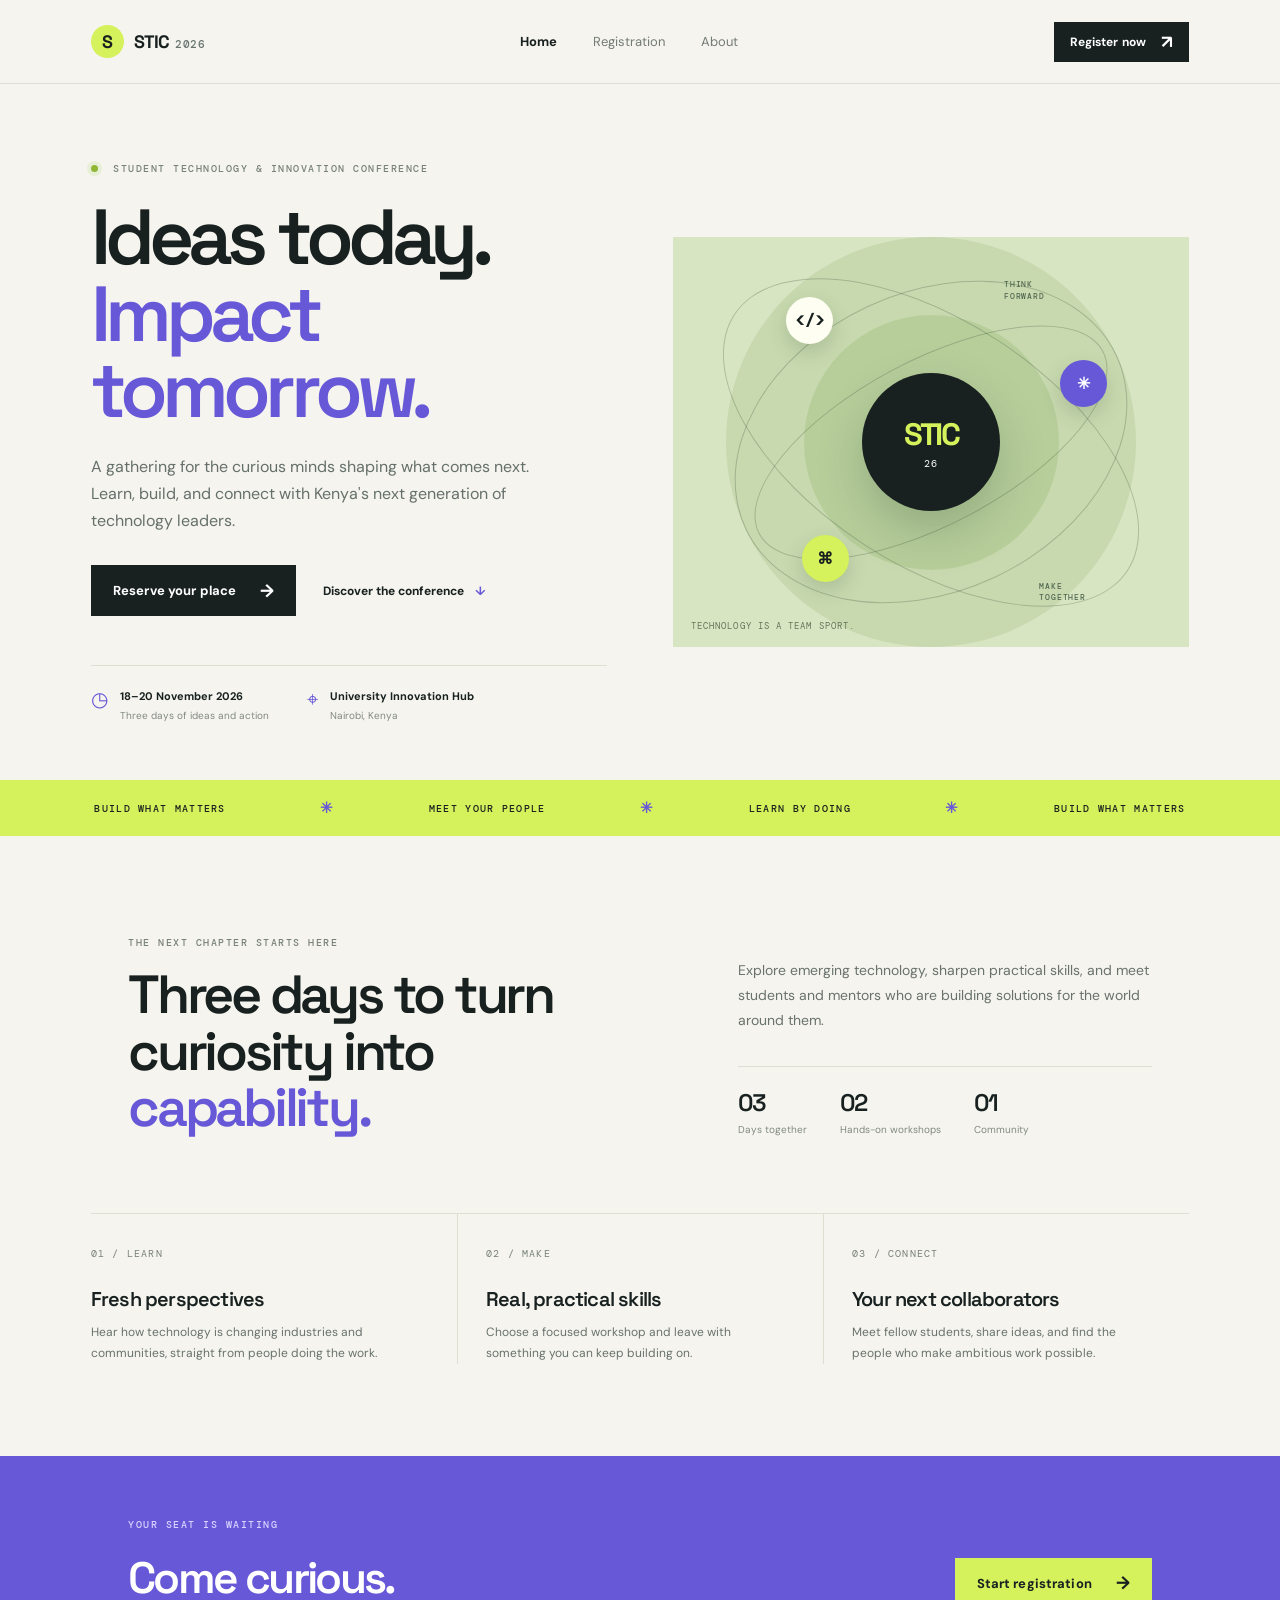
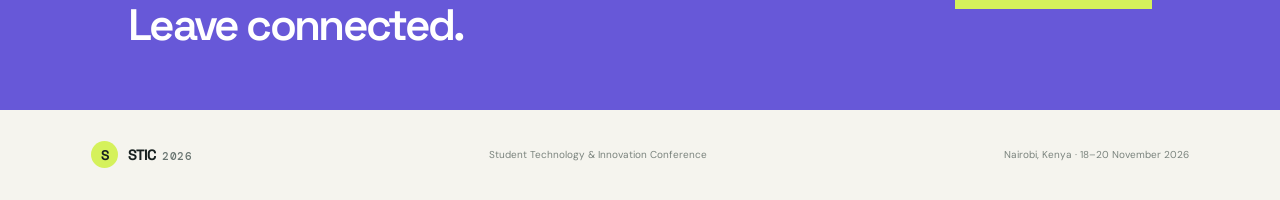
<file: index.html>
<!doctype html>
<html lang="en">
<head>
  <meta charset="utf-8">
  <meta name="viewport" content="width=device-width, initial-scale=1">
  <meta name="description" content="Student Technology and Innovation Conference registration">
  <title>STIC 2026 | Student Technology &amp; Innovation Conference</title>
  <link rel="stylesheet" href="css/style.css">
</head>
<body>
  <header class="site-header">
    <a class="brand" href="index.html"><span class="brand-mark">S</span><span>STIC <small>2026</small></span></a>
    <nav aria-label="Main navigation"><a class="active" href="index.html">Home</a><a href="register.html">Registration</a><a href="#about">About</a></nav>
    <a class="button button-small" href="register.html">Register now <span aria-hidden="true">↗</span></a>
  </header>
  <main>
    <section class="hero">
      <div class="hero-copy">
        <p class="eyebrow"><span class="live-dot"></span> STUDENT TECHNOLOGY &amp; INNOVATION CONFERENCE</p>
        <h1>Ideas today.<br><span>Impact tomorrow.</span></h1>
        <p class="hero-text">A gathering for the curious minds shaping what comes next. Learn, build, and connect with Kenya's next generation of technology leaders.</p>
        <div class="hero-actions"><a class="button" href="register.html">Reserve your place <span aria-hidden="true">→</span></a><a class="text-link" href="#about">Discover the conference <span aria-hidden="true">↓</span></a></div>
        <div class="hero-meta"><div><span class="meta-icon">◷</span><span><strong>18–20 November 2026</strong><small>Three days of ideas and action</small></span></div><div><span class="meta-icon">⌖</span><span><strong>University Innovation Hub</strong><small>Nairobi, Kenya</small></span></div></div>
      </div>
      <div class="hero-art" aria-label="Abstract illustration of a connected digital network" role="img">
        <div class="orbit orbit-one"></div><div class="orbit orbit-two"></div><div class="orbit orbit-three"></div>
        <div class="art-core"><span>STIC</span><small>26</small></div>
        <div class="art-chip chip-a">&lt;/&gt;</div><div class="art-chip chip-b">✳</div><div class="art-chip chip-c">⌘</div>
        <div class="art-label label-a">THINK<br>FORWARD</div><div class="art-label label-b">MAKE<br>TOGETHER</div>
        <div class="art-caption">TECHNOLOGY IS A TEAM SPORT.</div>
      </div>
    </section>
    <section class="ticker" aria-label="Conference themes"><span>BUILD WHAT MATTERS</span><b>✳</b><span>MEET YOUR PEOPLE</span><b>✳</b><span>LEARN BY DOING</span><b>✳</b><span>BUILD WHAT MATTERS</span></section>
    <section class="about-section" id="about">
      <div><p class="eyebrow">THE NEXT CHAPTER STARTS HERE</p><h2>Three days to turn<br>curiosity into <span>capability.</span></h2></div>
      <div class="about-detail"><p>Explore emerging technology, sharpen practical skills, and meet students and mentors who are building solutions for the world around them.</p><div class="stats"><div><strong>03</strong><span>Days together</span></div><div><strong>02</strong><span>Hands-on workshops</span></div><div><strong>01</strong><span>Community</span></div></div></div>
    </section>
    <section class="feature-row"><article><span class="feature-number">01 / LEARN</span><h3>Fresh perspectives</h3><p>Hear how technology is changing industries and communities, straight from people doing the work.</p></article><article><span class="feature-number">02 / MAKE</span><h3>Real, practical skills</h3><p>Choose a focused workshop and leave with something you can keep building on.</p></article><article><span class="feature-number">03 / CONNECT</span><h3>Your next collaborators</h3><p>Meet fellow students, share ideas, and find the people who make ambitious work possible.</p></article></section>
    <section class="cta-band"><div><p class="eyebrow">YOUR SEAT IS WAITING</p><h2>Come curious.<br>Leave connected.</h2></div><a class="button button-light" href="register.html">Start registration <span aria-hidden="true">→</span></a></section>
  </main>
  <footer><a class="brand" href="index.html"><span class="brand-mark">S</span><span>STIC <small>2026</small></span></a><span>Student Technology &amp; Innovation Conference</span><span>Nairobi, Kenya · 18–20 November 2026</span></footer>
</body>
</html>
</file>
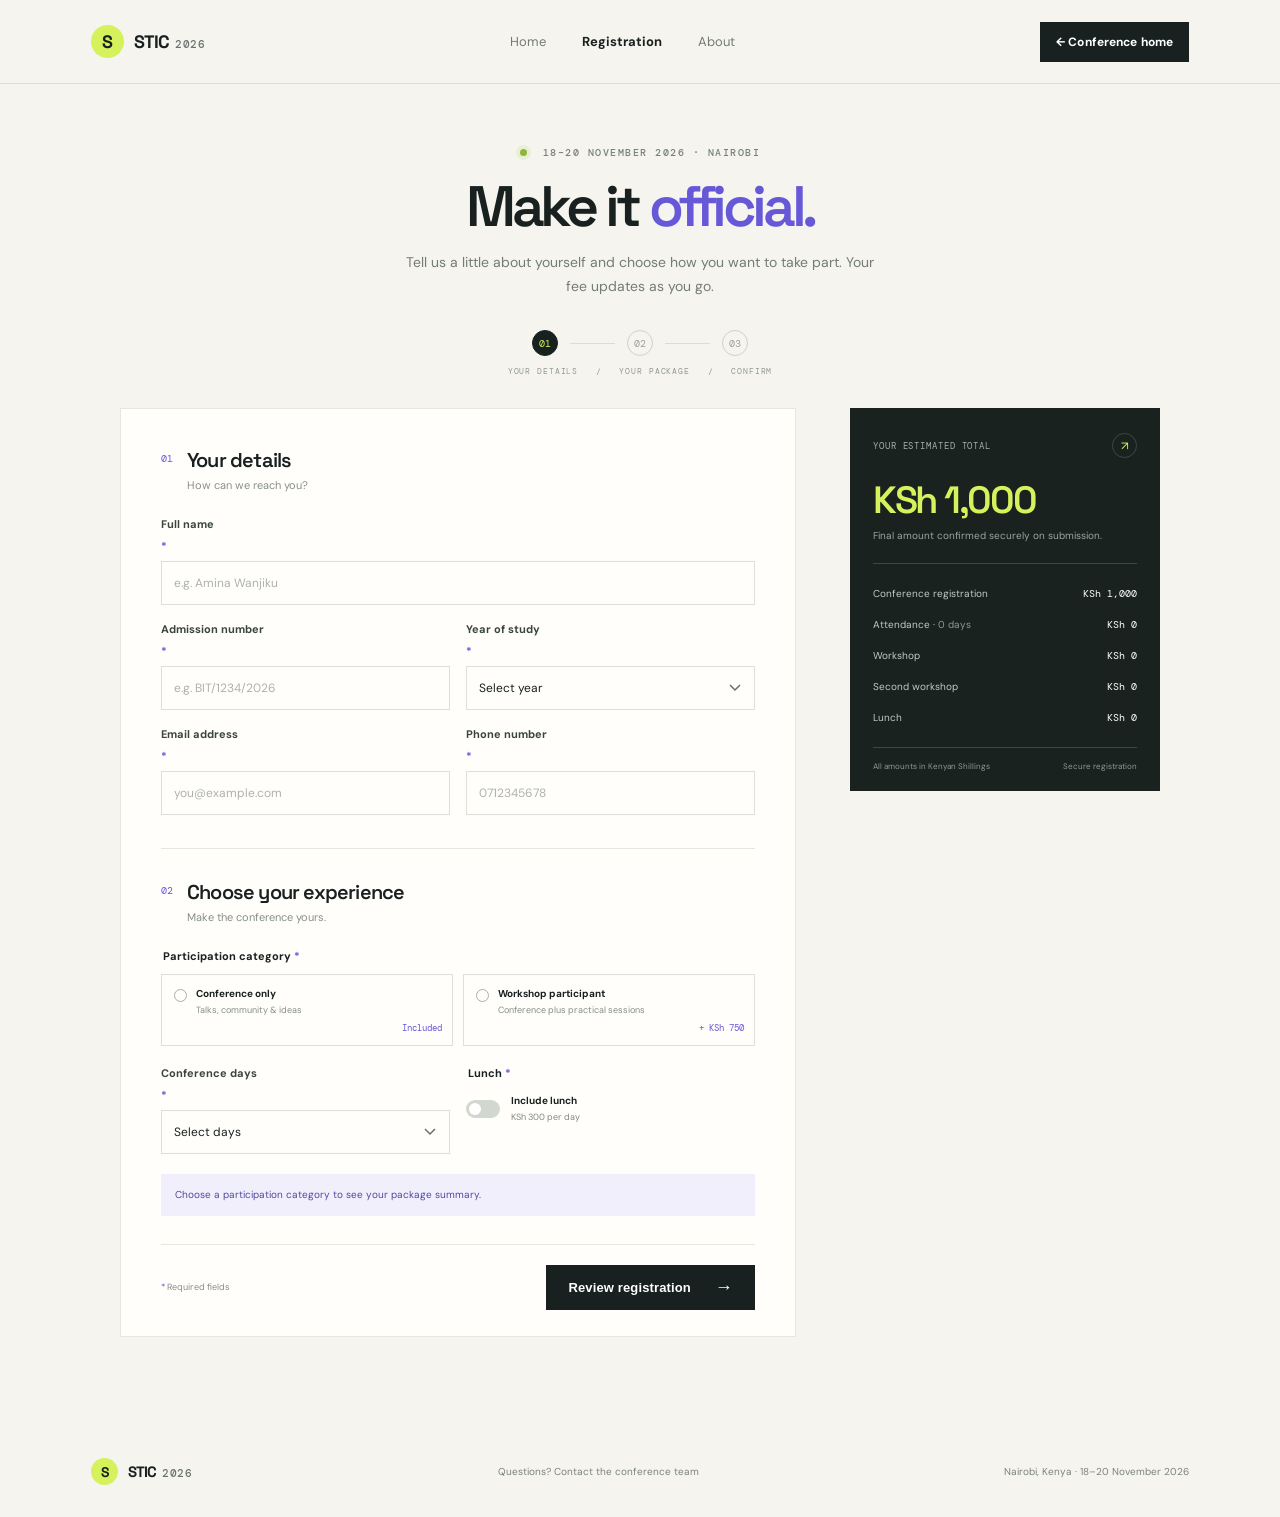
<file: register.html>
<!doctype html>
<html lang="en">
<head>
  <meta charset="utf-8"><meta name="viewport" content="width=device-width, initial-scale=1">
  <title>Register | STIC 2026</title><link rel="stylesheet" href="css/style.css"><script src="js/script.js" defer></script>
</head>
<body class="registration-page">
  <header class="site-header"><a class="brand" href="index.html"><span class="brand-mark">S</span><span>STIC <small>2026</small></span></a><nav aria-label="Main navigation"><a href="index.html">Home</a><a class="active" href="register.html">Registration</a><a href="index.html#about">About</a></nav><a class="button button-small" href="index.html">← Conference home</a></header>
  <main class="form-shell">
    <div class="form-intro"><p class="eyebrow"><span class="live-dot"></span> 18–20 NOVEMBER 2026 · NAIROBI</p><h1>Make it <span>official.</span></h1><p>Tell us a little about yourself and choose how you want to take part. Your fee updates as you go.</p><div class="step-line"><span class="step-active">01</span><i></i><span>02</span><i></i><span>03</span><small>YOUR DETAILS &nbsp; / &nbsp; YOUR PACKAGE &nbsp; / &nbsp; CONFIRM</small></div></div>
    <div class="form-layout">
      <form id="registrationForm" action="process.php" method="post" novalidate>
        <section class="form-section"><div class="section-heading"><span>01</span><div><h2>Your details</h2><p>How can we reach you?</p></div></div>
          <div class="field-grid"><label class="field field-wide">Full name <span>*</span><input type="text" name="full_name" autocomplete="name" placeholder="e.g. Amina Wanjiku" required><small class="error" id="nameError"></small></label><label class="field">Admission number <span>*</span><input type="text" name="admission_number" placeholder="e.g. BIT/1234/2026" required><small class="error" id="admissionError"></small></label><label class="field">Year of study <span>*</span><select name="year_of_study" required><option value="">Select year</option><option>Year 1</option><option>Year 2</option><option>Year 3</option><option>Year 4</option><option>Year 5</option><option>Postgraduate</option></select><small class="error" id="yearError"></small></label><label class="field">Email address <span>*</span><input type="email" name="email" autocomplete="email" placeholder="you@example.com" required><small class="error" id="emailError"></small></label><label class="field">Phone number <span>*</span><input type="tel" name="phone" autocomplete="tel" inputmode="numeric" maxlength="10" placeholder="0712345678" required><small class="error" id="phoneError"></small></label></div>
        </section>
        <section class="form-section"><div class="section-heading"><span>02</span><div><h2>Choose your experience</h2><p>Make the conference yours.</p></div></div>
          <fieldset class="choice-field"><legend>Participation category <span>*</span></legend><div class="choice-cards"><label class="choice-card"><input type="radio" name="category" value="conference" required><span class="choice-indicator"></span><span><strong>Conference only</strong><small>Talks, community &amp; ideas</small></span><b>Included</b></label><label class="choice-card"><input type="radio" name="category" value="workshop"><span class="choice-indicator"></span><span><strong>Workshop participant</strong><small>Conference plus practical sessions</small></span><b>+ KSh 750</b></label></div><small class="error" id="categoryError"></small></fieldset>
          <div class="dynamic-panel hidden" id="workshopPanel"><label class="field">Choose your workshop <span>*</span><select name="workshop" id="workshop"><option value="">Select a workshop</option><option value="web">Web Development</option><option value="data">Data &amp; AI</option><option value="cyber">Cybersecurity</option></select></label><div class="second-workshop"><label class="check-line"><input type="checkbox" name="second_workshop" id="secondWorkshop" value="1"><span class="check-box"></span><span><strong>Add a second workshop</strong><small>Explore another practical session · KSh 1,000</small></span></label></div><small class="error" id="workshopError"></small></div>
          <div class="field-grid options-grid"><label class="field">Conference days <span>*</span><select name="days" id="days" required><option value="">Select days</option><option value="1">1 day</option><option value="2">2 days</option><option value="3">3 days</option></select><small class="error" id="daysError"></small></label><fieldset class="choice-field meal-field"><legend>Lunch <span>*</span></legend><label class="toggle-line"><input type="checkbox" name="meals" id="meals" value="yes"><span class="toggle"></span><span><strong>Include lunch</strong><small>KSh 300 per day</small></span></label></fieldset></div>
          <div class="package-note" id="packageMessage" aria-live="polite">Choose a participation category to see your package summary.</div>
        </section>
        <div class="form-bottom"><p><span>*</span> Required fields</p><button type="submit" class="button">Review registration <span aria-hidden="true">→</span></button></div>
      </form>
      <aside class="fee-card"><div class="fee-top"><span class="fee-label">YOUR ESTIMATED TOTAL</span><span class="fee-icon">↗</span></div><div class="fee-total" id="feeTotal" aria-live="polite">KSh 1,000</div><p class="fee-note">Final amount confirmed securely on submission.</p><div class="fee-divider"></div><div class="fee-lines" id="feeLines"><div><span>Conference registration</span><b>KSh 1,000</b></div><div><span>Attendance · <i id="dayCount">0 days</i></span><b id="attendanceFee">KSh 0</b></div><div><span>Workshop</span><b id="workshopFee">KSh 0</b></div><div><span>Second workshop</span><b id="secondWorkshopFee">KSh 0</b></div><div><span>Lunch</span><b id="mealFee">KSh 0</b></div></div><div class="fee-foot"><span>All amounts in Kenyan Shillings</span><span>Secure registration</span></div></aside>
    </div>
  </main>
  <footer><a class="brand" href="index.html"><span class="brand-mark">S</span><span>STIC <small>2026</small></span></a><span>Questions? Contact the conference team</span><span>Nairobi, Kenya · 18–20 November 2026</span></footer>
</body>
</html>
</file>
<file: css/style.css>
@import url('https://fonts.googleapis.com/css2?family=DM+Mono:wght@400;500&family=DM+Sans:wght@400;500;600;700&family=Space+Grotesk:wght@400;500;600;700&display=swap');
:root{--ink:#182120;--muted:#687470;--paper:#f5f4ee;--white:#fffefa;--green:#d5f15b;--green-dark:#476a26;--line:#deded3;--purple:#6758d8;--dark:#19221f;--error:#b43d38}*{box-sizing:border-box}html{scroll-behavior:smooth}body{margin:0;background:var(--paper);color:var(--ink);font:15px 'DM Sans',Arial,sans-serif}a{color:inherit;text-decoration:none}.site-header{height:84px;padding:0 7.1%;display:flex;align-items:center;justify-content:space-between;border-bottom:1px solid rgba(24,33,32,.1);background:var(--paper)}.brand{display:flex;align-items:center;gap:10px;font:700 18px 'Space Grotesk',sans-serif;letter-spacing:-.06em}.brand small{font:500 11px 'DM Mono',monospace;letter-spacing:.04em;color:var(--muted);margin-left:3px}.brand-mark{width:33px;height:33px;background:var(--green);display:grid;place-items:center;border-radius:50%;font:700 18px 'Space Grotesk',sans-serif}.site-header nav{display:flex;gap:36px;color:#737b76;font-size:13px}.site-header nav a{padding:10px 0}.site-header nav a:hover,.site-header nav .active{color:var(--ink)}.site-header nav .active{font-weight:700}.button{min-height:51px;padding:0 22px;background:var(--ink);color:white;display:inline-flex;align-items:center;justify-content:center;gap:24px;font-size:13px;font-weight:700;letter-spacing:.01em;border:0;cursor:pointer;transition:transform .2s,background .2s}.button:hover{background:#34403a;transform:translateY(-2px)}.button span{font-size:18px}.button-small{min-height:40px;padding:0 16px;font-size:12px;gap:15px}.hero{min-height:598px;padding:78px 7.1% 58px;display:grid;grid-template-columns:1fr 1fr;gap:6%;align-items:center;overflow:hidden}.eyebrow{font:500 10px 'DM Mono',monospace;letter-spacing:.15em;color:#77817a;margin:0 0 24px}.live-dot{display:inline-block;width:7px;height:7px;background:#8fb735;border-radius:50%;margin-right:8px;box-shadow:0 0 0 4px #e8efd7}.hero h1,.form-intro h1,.confirm-top h1,.error-card h1{font:600 clamp(52px,6.1vw,82px)/.98 'Space Grotesk',sans-serif;letter-spacing:-.075em;margin:0 0 24px}.hero h1 span,.form-intro h1 span,.about-section h2 span,.confirm-top h1 span,.error-card h1 span{color:var(--purple)}.hero-text{max-width:465px;color:#66706b;font-size:16px;line-height:1.7;margin:0}.hero-actions{display:flex;align-items:center;gap:27px;margin-top:31px}.text-link{font-size:12px;font-weight:700}.text-link span{margin-left:8px;color:var(--purple)}.hero-meta{display:flex;gap:38px;border-top:1px solid var(--line);margin-top:49px;padding-top:23px}.hero-meta>div{display:flex;gap:12px;align-items:flex-start}.meta-icon{color:var(--purple);font-size:20px;line-height:1}.hero-meta strong,.hero-meta small{display:block}.hero-meta strong{font-size:11px}.hero-meta small{margin-top:6px;color:#828983;font-size:10px}.hero-art{height:410px;position:relative;display:grid;place-items:center;background:#d7e5c2;overflow:hidden}.hero-art:before{content:'';position:absolute;width:410px;height:410px;border-radius:50%;background:#c8d9af}.hero-art:after{content:'';position:absolute;width:255px;height:255px;border-radius:50%;background:#a9c78a;opacity:.55}.orbit{position:absolute;border:1px solid rgba(34,60,39,.24);border-radius:50%;z-index:1;transform:rotate(-28deg)}.orbit-one{width:390px;height:165px}.orbit-two{width:470px;height:245px;transform:rotate(33deg)}.orbit-three{width:300px;height:410px;transform:rotate(65deg)}.art-core{position:relative;z-index:3;width:138px;height:138px;border-radius:50%;background:var(--ink);color:var(--green);display:grid;place-items:center;align-content:center;box-shadow:0 20px 45px #314c3240}.art-core span{font:700 31px 'Space Grotesk';letter-spacing:-.08em}.art-core small{font:10px 'DM Mono';letter-spacing:.1em;color:#fff;margin-top:3px}.art-chip{position:absolute;z-index:3;width:47px;height:47px;border-radius:50%;background:#fffef2;display:grid;place-items:center;color:var(--ink);font:600 16px 'DM Mono';box-shadow:0 8px 20px #314c3230}.chip-a{top:60px;left:22%}.chip-b{right:16%;top:123px;background:var(--purple);color:white}.chip-c{bottom:65px;left:25%;background:var(--green)}.art-label{position:absolute;z-index:2;font:500 8px/1.45 'DM Mono';letter-spacing:.1em;color:#516750}.label-a{top:42px;right:28%}.label-b{bottom:43px;right:20%}.art-caption{position:absolute;z-index:2;bottom:15px;left:18px;font:9px 'DM Mono';letter-spacing:.12em;color:#65755a}.ticker{height:56px;background:var(--green);display:flex;align-items:center;justify-content:space-evenly;font:500 10px 'DM Mono';letter-spacing:.13em}.ticker b{font-size:15px;color:var(--purple)}.about-section{padding:100px 10% 77px;display:grid;grid-template-columns:1fr .8fr;gap:9%;align-items:end}.about-section .eyebrow{margin-bottom:18px}.about-section h2,.cta-band h2{font:600 clamp(38px,4.2vw,54px)/1.05 'Space Grotesk';letter-spacing:-.06em;margin:0}.about-detail>p{font-size:14px;color:#69726d;line-height:1.8;margin:0 0 33px}.stats{display:flex;gap:33px;border-top:1px solid var(--line);padding-top:20px}.stats strong,.stats span{display:block}.stats strong{font:600 24px 'Space Grotesk';letter-spacing:-.06em}.stats span{font-size:10px;color:#818982;margin-top:5px}.feature-row{margin:0 7.1% 92px;border-top:1px solid var(--line);display:grid;grid-template-columns:repeat(3,1fr)}.feature-row article{padding:28px 27px 0 0}.feature-row article+article{border-left:1px solid var(--line);padding-left:28px}.feature-number{font:10px 'DM Mono';letter-spacing:.12em;color:#77817a}.feature-row h3{font:600 20px 'Space Grotesk';letter-spacing:-.04em;margin:24px 0 10px}.feature-row p{max-width:290px;color:#69726d;font-size:12px;line-height:1.75;margin:0}.cta-band{background:var(--purple);color:white;padding:62px 10%;display:flex;justify-content:space-between;align-items:center}.cta-band .eyebrow{color:#d9d4ff}.cta-band h2{font-size:44px}.button-light{background:var(--green);color:var(--ink)}.button-light:hover{background:#e3f8a0}footer{min-height:90px;padding:22px 7.1%;display:flex;align-items:center;justify-content:space-between;background:var(--paper);color:#7a837d;font-size:10px}footer .brand{color:var(--ink);font-size:15px}footer .brand-mark{width:27px;height:27px;font-size:14px}
/* Registration form */
.form-shell{max-width:1100px;margin:0 auto;padding:62px 30px 90px}.form-intro{text-align:center;max-width:680px;margin:0 auto 52px}.form-intro .eyebrow{margin-bottom:20px}.form-intro h1{font-size:57px;margin-bottom:16px}.form-intro>p:not(.eyebrow){max-width:480px;margin:0 auto;color:#737c76;font-size:14px;line-height:1.7}.step-line{display:flex;align-items:center;justify-content:center;gap:12px;margin-top:32px;position:relative}.step-line span{width:26px;height:26px;border:1px solid #cdd2c9;border-radius:50%;display:grid;place-items:center;color:#9ba29a;font:10px 'DM Mono';z-index:1;background:var(--paper)}.step-line .step-active{background:var(--ink);color:var(--green);border-color:var(--ink)}.step-line i{height:1px;width:45px;background:#d9ddd4}.step-line small{position:absolute;top:36px;font:8px 'DM Mono';letter-spacing:.11em;color:#929a93}.form-layout{display:grid;grid-template-columns:minmax(0,1fr) 310px;gap:54px;align-items:start}#registrationForm{background:var(--white);border:1px solid #e8e7df;padding:38px 40px 26px}.form-section+.form-section{border-top:1px solid #e7e6df;margin-top:33px;padding-top:30px}.section-heading{display:flex;gap:14px;align-items:flex-start;margin-bottom:25px}.section-heading>span{font:10px 'DM Mono';color:var(--purple);padding-top:5px}.section-heading h2{font:600 20px 'Space Grotesk';letter-spacing:-.04em;margin:0}.section-heading p{font-size:11px;color:#888f89;margin:5px 0 0}.field-grid{display:grid;grid-template-columns:1fr 1fr;gap:17px 16px}.field{display:flex;flex-direction:column;gap:8px;font-size:11px;font-weight:700;color:#3b4540}.field>span,.choice-field legend span,.form-bottom p span{color:var(--purple)}.field-wide{grid-column:1/-1}input:not([type=radio]):not([type=checkbox]),select{width:100%;height:44px;border:1px solid #dedfd8;background:#fffefa;padding:0 12px;border-radius:0;color:var(--ink);font:12px 'DM Sans';outline:none;transition:border .2s}input:focus,select:focus{border-color:var(--purple)!important;box-shadow:0 0 0 2px #6758d81c}input::placeholder{color:#adb2ac}select{appearance:none;background-image:url("data:image/svg+xml,%3Csvg xmlns='http://www.w3.org/2000/svg' width='12' height='8' viewBox='0 0 12 8'%3E%3Cpath d='m1 1 5 5 5-5' fill='none' stroke='%23687068' stroke-width='1.5'/%3E%3C/svg%3E");background-repeat:no-repeat;background-position:right 13px center}.error{display:none;font-size:10px;color:var(--error);font-weight:500}.error.visible{display:block}.choice-field{border:0;padding:0;margin:0;min-width:0}.choice-field legend{font-size:11px;font-weight:700;margin-bottom:11px}.choice-cards{display:grid;grid-template-columns:1fr 1fr;gap:10px}.choice-card{min-height:72px;border:1px solid #dedfd8;padding:12px;display:flex;gap:9px;align-items:flex-start;cursor:pointer;position:relative}.choice-card:has(input:checked){border-color:var(--purple);background:#f8f7ff}.choice-card input{position:absolute;opacity:0}.choice-indicator{width:13px;height:13px;flex:none;border:1px solid #aab0a9;border-radius:50%;margin-top:2px}.choice-card input:checked+.choice-indicator{border:4px solid var(--purple)}.choice-card strong,.choice-card small,.toggle-line strong,.toggle-line small,.check-line strong,.check-line small{display:block}.choice-card strong{font-size:10px}.choice-card small{font-size:9px;color:#868d87;margin-top:4px}.choice-card>b{position:absolute;right:10px;bottom:11px;font:9px 'DM Mono';color:var(--purple)}.dynamic-panel{margin-top:15px;padding:15px;background:#f7f6f0}.hidden{display:none!important}.second-workshop{margin-top:12px;padding:12px;background:#fffefa;border:1px solid #e4e3db}.check-line,.toggle-line{display:flex;gap:11px;align-items:center;position:relative;cursor:pointer}.check-line input,.toggle-line input{position:absolute;opacity:0}.check-box{width:15px;height:15px;border:1px solid #a8afa6;display:grid;place-items:center;flex:none}.check-line input:checked+.check-box{background:var(--purple);border-color:var(--purple)}.check-line input:checked+.check-box:after{content:'✓';color:white;font-size:11px}.check-line strong,.toggle-line strong{font-size:10px}.check-line small,.toggle-line small{font-size:9px;color:#828982;margin-top:4px}.options-grid{align-items:start;margin-top:20px}.meal-field{padding-top:0}.meal-field legend{margin-bottom:14px}.toggle{width:34px;height:18px;border-radius:12px;background:#d2d7cf;position:relative;flex:none;transition:background .2s}.toggle:after{content:'';position:absolute;top:3px;left:3px;width:12px;height:12px;border-radius:50%;background:white;transition:transform .2s}.toggle-line input:checked+.toggle{background:var(--purple)}.toggle-line input:checked+.toggle:after{transform:translateX(16px)}.package-note{margin-top:20px;padding:13px 14px;background:#f0effb;color:#5148a0;font-size:10px;line-height:1.55}.form-bottom{border-top:1px solid #e7e6df;margin-top:28px;padding-top:20px;display:flex;justify-content:space-between;align-items:center}.form-bottom p{font-size:9px;color:#868d87}.form-bottom .button{min-height:45px}.fee-card{position:sticky;top:25px;background:var(--dark);color:#fff;padding:25px 23px 20px}.fee-top{display:flex;justify-content:space-between;align-items:center}.fee-label{font:9px 'DM Mono';letter-spacing:.1em;color:#a4b0a8}.fee-icon{width:25px;height:25px;border:1px solid #3b4a41;border-radius:50%;display:grid;place-items:center;color:var(--green);font-size:12px}.fee-total{font:600 38px 'Space Grotesk';letter-spacing:-.06em;color:var(--green);margin-top:18px}.fee-note{font-size:10px;color:#9ba69e;margin:5px 0 21px}.fee-divider{height:1px;background:#3a4840}.fee-lines{padding:14px 0}.fee-lines>div{display:flex;justify-content:space-between;gap:10px;padding:9px 0;font-size:10px;color:#c2cac4}.fee-lines b{font:10px 'DM Mono';white-space:nowrap;color:white}.fee-lines i{font-style:normal;color:#8d9b91}.fee-foot{border-top:1px solid #3a4840;padding-top:13px;display:flex;justify-content:space-between;font-size:8px;color:#8d9b91}.confirmation-page{min-height:100vh}.confirm-wrap{max-width:760px;margin:0 auto;padding:68px 24px 88px;text-align:center}.confirm-top .success-icon{width:44px;height:44px;border-radius:50%;display:grid;place-items:center;background:var(--green);margin:0 auto 19px;font-size:20px}.confirm-top .eyebrow{margin-bottom:15px}.confirm-top h1,.error-card h1{font-size:51px;margin-bottom:14px}.confirm-top>p:last-child,.error-card>p:not(.eyebrow){font-size:13px;color:#77817a}.confirm-card{margin:36px auto 21px;background:var(--white);border:1px solid #e4e3dc;padding:27px 32px;text-align:left}.confirm-card-head{display:flex;justify-content:space-between;align-items:center;padding-bottom:20px;border-bottom:1px solid var(--line)}.confirm-card-head h2{font:600 20px 'Space Grotesk';margin:7px 0 0}.status-pill{padding:7px 10px;background:#edf4dc;color:#547527;font:9px 'DM Mono';letter-spacing:.08em}.confirm-grid{display:grid;grid-template-columns:1fr 1fr;gap:21px 25px;padding:24px 0}.confirm-grid small,.confirm-grid strong{display:block}.confirm-grid small{font:9px 'DM Mono';letter-spacing:.06em;color:#858d87;margin-bottom:7px}.confirm-grid strong{font-size:12px;overflow-wrap:anywhere}.confirm-total{border-top:1px solid var(--line);padding-top:18px;display:flex;justify-content:space-between;align-items:center}.confirm-total span{font:9px 'DM Mono';letter-spacing:.09em;color:#6e7771}.confirm-total strong{font:600 22px 'Space Grotesk';color:var(--purple)}.confirm-thanks{font-size:11px;color:#77817a;margin:25px 0}.server-errors{margin:25px 0;text-align:left;background:#fff1ef;color:var(--error);padding:19px 35px;font-size:12px;line-height:1.8}.error-card{text-align:center;padding:45px}.error-card .button{margin-top:12px}
@media(max-width:850px){.site-header{padding:0 5%}.hero{padding:60px 5%;gap:4%}.hero-meta{gap:17px}.hero-art{height:340px}.form-layout{grid-template-columns:1fr;gap:22px}.fee-card{position:static;grid-row:1}.about-section{padding-left:7%;padding-right:7%}.ticker span{font-size:8px}.site-header nav{gap:18px}}
@media(max-width:620px){.site-header{height:69px}.site-header nav{display:none}.site-header>.button{font-size:10px}.hero{grid-template-columns:1fr;padding-top:55px}.hero h1{font-size:58px}.hero-art{height:310px;margin-top:5px}.hero-meta{flex-wrap:wrap}.ticker{overflow:hidden;gap:20px;justify-content:flex-start;padding:0 20px;white-space:nowrap}.ticker span:nth-of-type(n+3),.ticker b:nth-of-type(n+2){display:none}.about-section{grid-template-columns:1fr;gap:32px;padding-top:66px}.feature-row{grid-template-columns:1fr;margin-bottom:60px}.feature-row article,.feature-row article+article{border-left:0;border-bottom:1px solid var(--line);padding:22px 0}.feature-row h3{margin-top:14px}.cta-band{padding:44px 7%;align-items:flex-start;gap:26px;flex-direction:column}.cta-band h2{font-size:38px}footer{flex-wrap:wrap;gap:14px}footer>span:last-child{width:100%}.form-shell{padding:42px 16px 62px}.form-intro h1{font-size:48px}.form-layout{gap:18px}#registrationForm{padding:27px 19px 20px}.field-grid{grid-template-columns:1fr}.field-wide{grid-column:auto}.choice-cards{grid-template-columns:1fr}.options-grid{gap:18px}.form-bottom{align-items:flex-start;gap:15px}.form-bottom .button{padding:0 14px;gap:10px;font-size:11px}.fee-total{font-size:34px}.confirm-wrap{padding-top:47px}.confirm-top h1,.error-card h1{font-size:40px}.confirm-card{padding:22px 19px}.confirm-grid{gap:18px 12px}.confirm-total strong{font-size:18px}.error-card{padding:32px 20px}}
</file>
